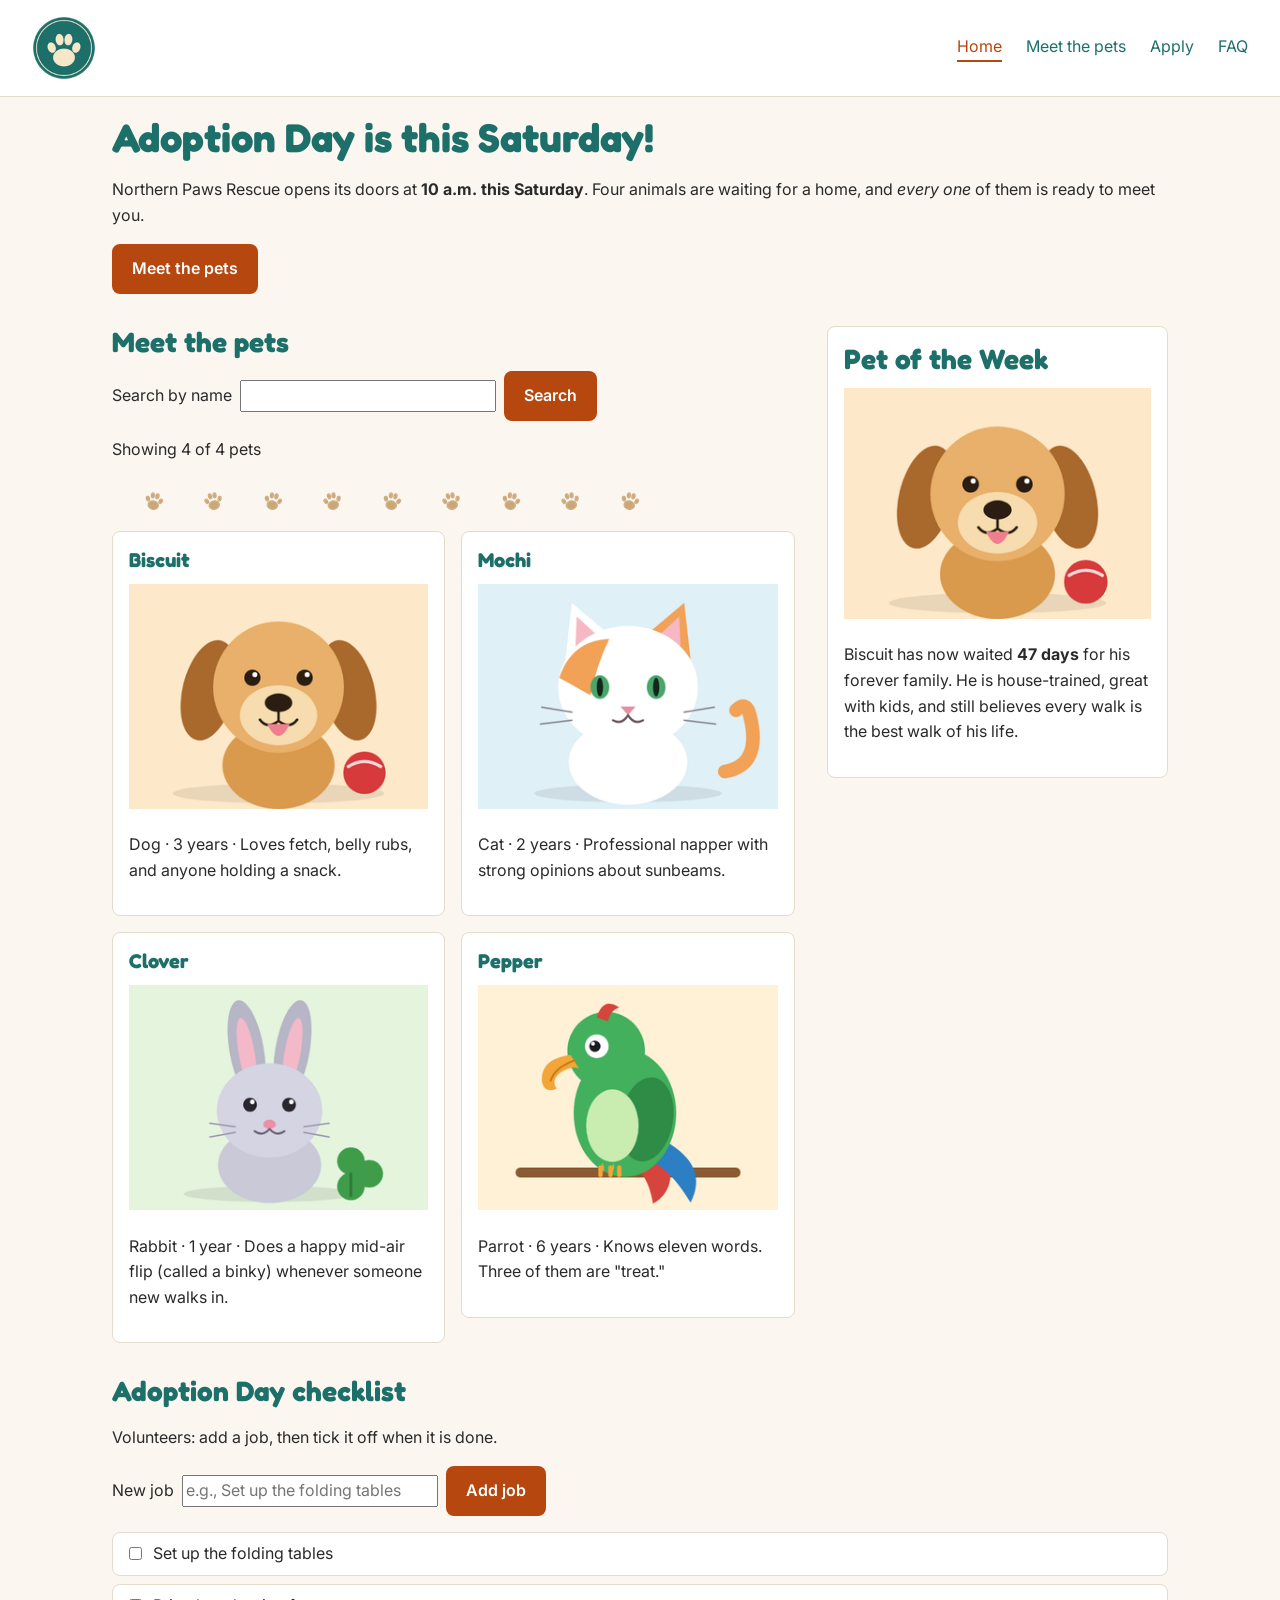
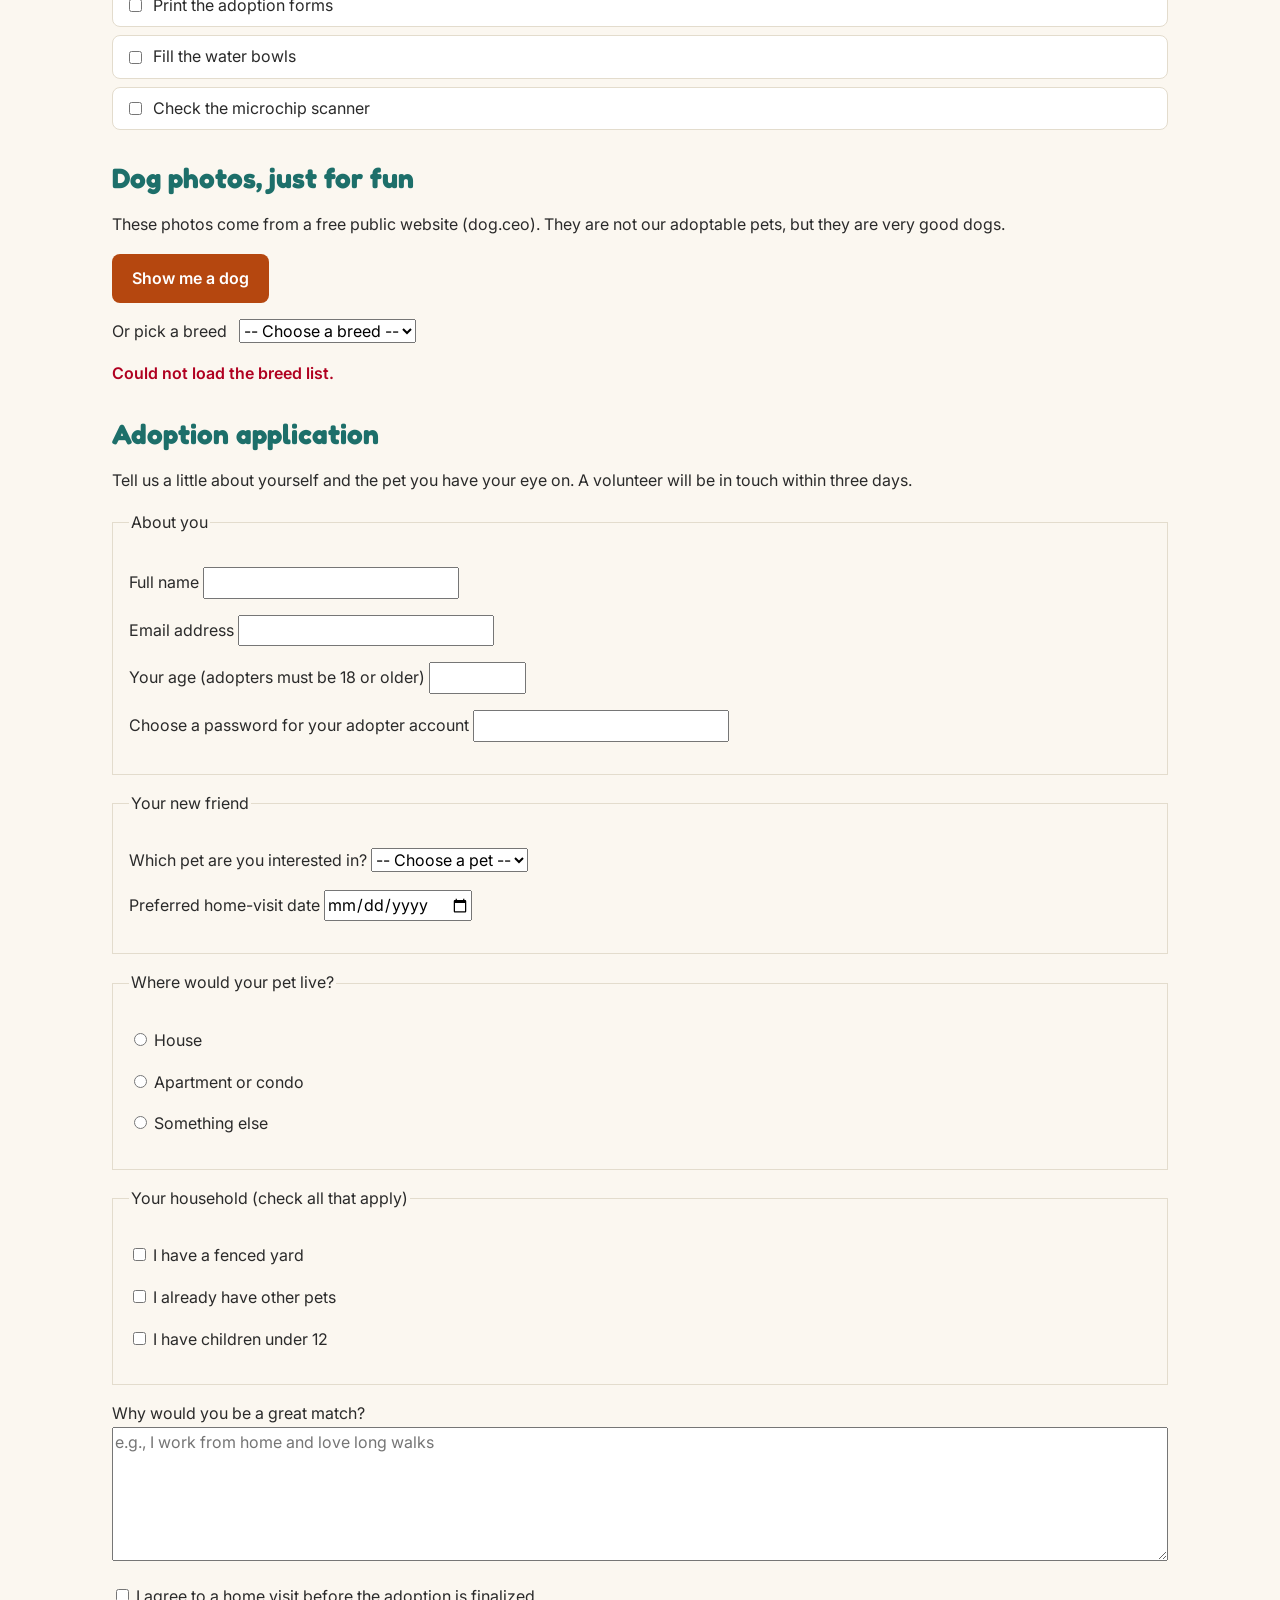
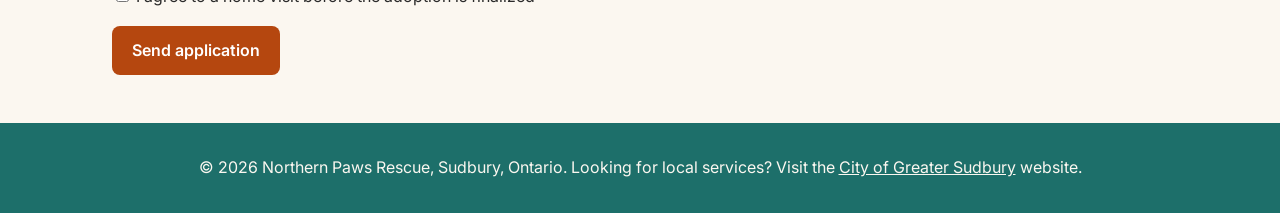
<file: index.html>
<!doctype html>
<html lang="en">
  <head>
    <meta charset="UTF-8" />
    <meta name="viewport" content="width=device-width, initial-scale=1.0" />
    <title>Northern Paws Rescue — Adoption Day</title>
    <link rel="preconnect" href="https://fonts.googleapis.com" />
    <link rel="preconnect" href="https://fonts.gstatic.com" crossorigin />
    <link
      href="https://fonts.googleapis.com/css2?family=Fredoka:wght@500;600&amp;family=Inter:wght@400;600&amp;display=swap"
      rel="stylesheet"
    />
    <link rel="stylesheet" href="styles.css" />
    <script src="script.js" defer></script>
    <script src="dogs.js" defer></script>
  </head>
  <body>
    <header>
      <img src="images/logo.png" alt="Northern Paws Rescue logo" />
      <nav>
        <a href="index.html" class="active">Home</a>
        <a href="#pets">Meet the pets</a>
        <a href="#apply">Apply</a>
        <a href="faq.html">FAQ</a>
      </nav>
    </header>

    <main>
      <section id="welcome">
        <h1>Adoption Day is this Saturday!</h1>
        <p>
          Northern Paws Rescue opens its doors at
          <strong>10 a.m. this Saturday</strong>. Four animals are waiting for a
          home, and <em>every one</em> of them is ready to meet you.
        </p>
        <a href="#pets" class="btn">Meet the pets</a>
      </section>

      <div class="showcase">
        <section id="pets">
          <h2>Meet the pets</h2>
          <form action="index.html#pets" method="get">
            <label for="pet-search">Search by name</label>
            <input type="text" id="pet-search" name="q" />
            <button type="submit" class="btn">Search</button>
          </form>
          <p id="pet-count"></p>
          <p id="no-results" class="hidden">
            No pets match that name. Try “Mochi” or “Pepper”.
          </p>
          <img src="images/paw-divider.png" alt="" />
          <ul class="pet-list">
            <li>
              <article class="card">
                <h3>Biscuit</h3>
                <img
                  src="images/biscuit.png"
                  alt="Biscuit, a golden dog with floppy ears, smiling beside a red ball"
                />
                <p>
                  Dog · 3 years · Loves fetch, belly rubs, and anyone holding a
                  snack.
                </p>
              </article>
            </li>
            <li>
              <article class="card">
                <h3>Mochi</h3>
                <img
                  src="images/mochi.png"
                  alt="Mochi, a white cat with an orange patch over one ear and green eyes"
                />
                <p>
                  Cat · 2 years · Professional napper with strong opinions about
                  sunbeams.
                </p>
              </article>
            </li>
            <li>
              <article class="card">
                <h3>Clover</h3>
                <img
                  src="images/clover.png"
                  alt="Clover, a gray rabbit with tall ears sitting beside a green clover leaf"
                />
                <p>
                  Rabbit · 1 year · Does a happy mid-air flip (called a binky)
                  whenever someone new walks in.
                </p>
              </article>
            </li>
            <li>
              <article class="card">
                <h3>Pepper</h3>
                <img
                  src="images/pepper.png"
                  alt="Pepper, a green parrot with an orange beak perched on a branch"
                />
                <p>
                  Parrot · 6 years · Knows eleven words. Three of them are
                  "treat."
                </p>
              </article>
            </li>
          </ul>
        </section>

        <aside class="card">
          <h2>Pet of the Week</h2>
          <img
            src="images/biscuit.png"
            alt="Biscuit grinning happily, his red ball right beside him"
          />
          <p>
            Biscuit has now waited <strong>47 days</strong> for his forever
            family. He is house-trained, great with kids, and still believes
            every walk is the best walk of his life.
          </p>
        </aside>
      </div>

      <section id="checklist-section">
        <h2>Adoption Day checklist</h2>
        <p>Volunteers: add a job, then tick it off when it is done.</p>
        <form id="checklist-form">
          <label for="task-name">New job</label>
          <input
            type="text"
            id="task-name"
            name="taskName"
            placeholder="e.g., Set up the folding tables"
          />
          <button type="submit" class="btn">Add job</button>
        </form>
        <p id="form-message" class="error"></p>
        <ul id="task-list"></ul>
      </section>

      <section id="dogs">
        <h2>Dog photos, just for fun</h2>
        <p>
          These photos come from a free public website (dog.ceo). They are not
          our adoptable pets, but they are very good dogs.
        </p>
        <p>
          <button type="button" id="dog-button" class="btn">
            Show me a dog
          </button>
        </p>
        <p>
          <label for="breed-select">Or pick a breed</label>
          <select id="breed-select" name="breed">
            <option value="">-- Choose a breed --</option>
          </select>
        </p>
        <p id="dog-status"></p>
        <p id="dog-error" class="error"></p>
        <figure id="dog-figure" class="hidden">
          <img id="dog-photo" src="images/paw-divider.png" alt="" />
          <figcaption id="dog-caption"></figcaption>
        </figure>
      </section>

      <section id="apply">
        <h2>Adoption application</h2>
        <p>
          Tell us a little about yourself and the pet you have your eye on. A
          volunteer will be in touch within three days.
        </p>
        <form action="/applications" method="post">
          <fieldset>
            <legend>About you</legend>
            <p>
              <label for="full-name">Full name</label>
              <input type="text" id="full-name" name="fullName" required />
            </p>
            <p>
              <label for="email">Email address</label>
              <input type="email" id="email" name="email" required />
            </p>
            <p>
              <label for="age">Your age (adopters must be 18 or older)</label>
              <input
                type="number"
                id="age"
                name="age"
                min="18"
                max="120"
                required
              />
            </p>
            <p>
              <label for="password"
                >Choose a password for your adopter account</label
              >
              <input type="password" id="password" name="password" required />
            </p>
          </fieldset>
          <fieldset>
            <legend>Your new friend</legend>
            <p>
              <label for="pet-choice">Which pet are you interested in?</label>
              <select id="pet-choice" name="pet" required>
                <option value="">-- Choose a pet --</option>
                <option value="biscuit">Biscuit (dog)</option>
                <option value="mochi">Mochi (cat)</option>
                <option value="clover">Clover (rabbit)</option>
                <option value="pepper">Pepper (parrot)</option>
                <option value="undecided">I am not sure yet</option>
              </select>
            </p>
            <p>
              <label for="visit-date">Preferred home-visit date</label>
              <input type="date" id="visit-date" name="visitDate" />
            </p>
          </fieldset>
          <fieldset>
            <legend>Where would your pet live?</legend>
            <p>
              <input
                type="radio"
                id="home-house"
                name="homeType"
                value="house"
                required
              />
              <label for="home-house">House</label>
            </p>
            <p>
              <input
                type="radio"
                id="home-apartment"
                name="homeType"
                value="apartment"
              />
              <label for="home-apartment">Apartment or condo</label>
            </p>
            <p>
              <input
                type="radio"
                id="home-other"
                name="homeType"
                value="other"
              />
              <label for="home-other">Something else</label>
            </p>
          </fieldset>
          <fieldset>
            <legend>Your household (check all that apply)</legend>
            <p>
              <input type="checkbox" id="has-yard" name="hasYard" value="yes" />
              <label for="has-yard">I have a fenced yard</label>
            </p>
            <p>
              <input
                type="checkbox"
                id="has-pets"
                name="hasOtherPets"
                value="yes"
              />
              <label for="has-pets">I already have other pets</label>
            </p>
            <p>
              <input
                type="checkbox"
                id="has-kids"
                name="hasYoungKids"
                value="yes"
              />
              <label for="has-kids">I have children under 12</label>
            </p>
          </fieldset>
          <p>
            <label for="reason">Why would you be a great match?</label>
            <textarea
              id="reason"
              name="reason"
              rows="5"
              cols="40"
              placeholder="e.g., I work from home and love long walks"
            ></textarea>
          </p>
          <p>
            <input
              type="checkbox"
              id="agree"
              name="agreeToVisit"
              value="yes"
              required
            />
            <label for="agree"
              >I agree to a home visit before the adoption is finalized</label
            >
          </p>
          <button type="submit" class="btn">Send application</button>
        </form>
      </section>
    </main>

    <footer>
      <p>
        &copy; 2026 Northern Paws Rescue, Sudbury, Ontario. Looking for local
        services? Visit the
        <a href="https://www.greatersudbury.ca/">City of Greater Sudbury</a>
        website.
      </p>
    </footer>
  </body>
</html>
</file>
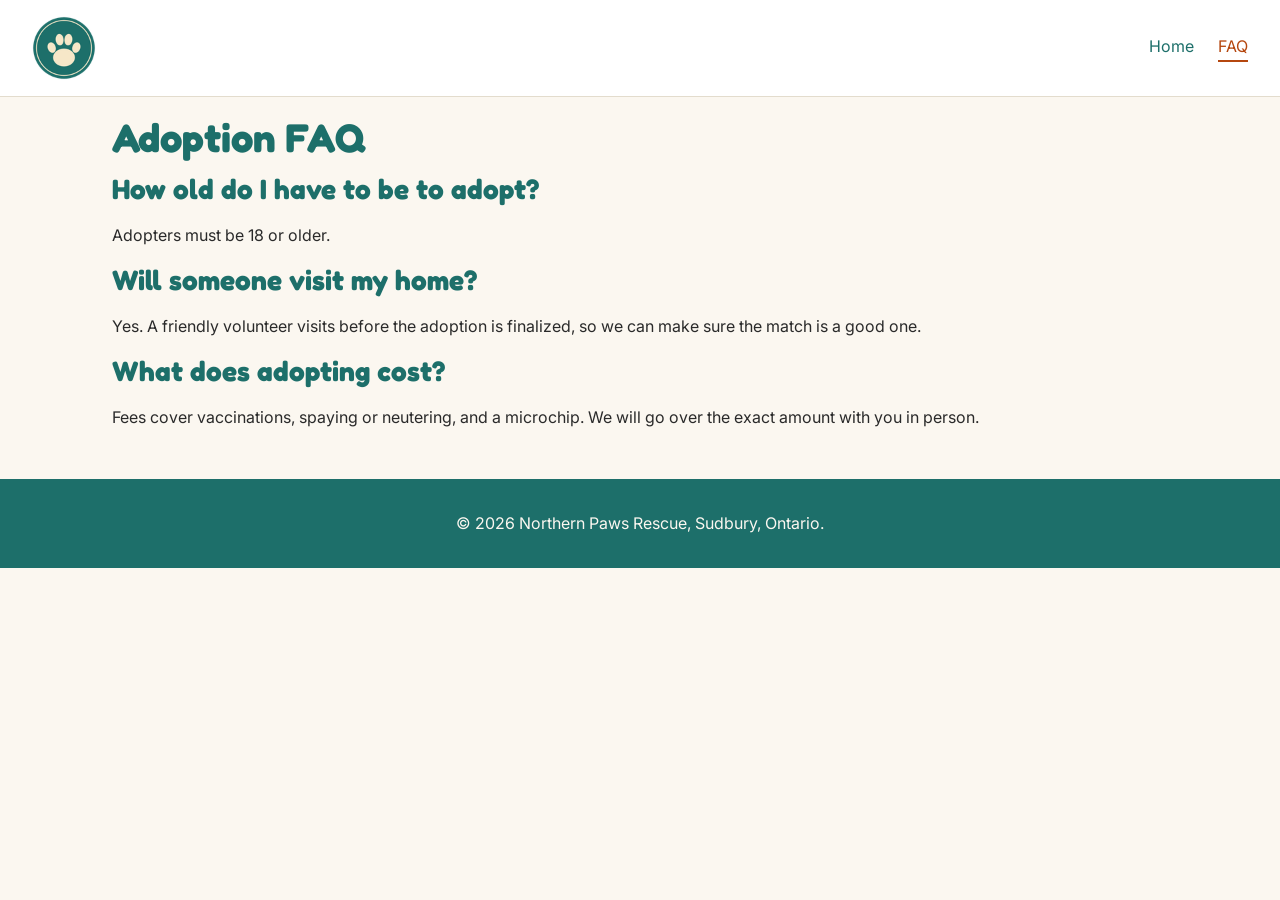
<file: faq.html>
<!doctype html>
<html lang="en">
  <head>
    <meta charset="UTF-8" />
    <meta name="viewport" content="width=device-width, initial-scale=1.0" />
    <title>Adoption FAQ — Northern Paws Rescue</title>
    <link rel="stylesheet" href="styles.css" />
    <link rel="preconnect" href="https://fonts.googleapis.com" />
    <link rel="preconnect" href="https://fonts.gstatic.com" crossorigin />
    <link
      href="https://fonts.googleapis.com/css2?family=Fredoka:wght@500;600&amp;family=Inter:wght@400;600&amp;display=swap"
      rel="stylesheet"
    />
  </head>

  <body>
    <header>
      <img src="images/logo.png" alt="Northern Paws Rescue logo" />
      <nav>
        <a href="index.html">Home</a>
        <a href="faq.html" class="active">FAQ</a>
      </nav>
    </header>

    <main>
      <section>
        <h1>Adoption FAQ</h1>

        <h2>How old do I have to be to adopt?</h2>
        <p>Adopters must be 18 or older.</p>

        <h2>Will someone visit my home?</h2>
        <p>
          Yes. A friendly volunteer visits before the adoption is finalized, so
          we can make sure the match is a good one.
        </p>

        <h2>What does adopting cost?</h2>
        <p>
          Fees cover vaccinations, spaying or neutering, and a microchip. We
          will go over the exact amount with you in person.
        </p>
      </section>
    </main>

    <footer>
      <p>&copy; 2026 Northern Paws Rescue, Sudbury, Ontario.</p>
    </footer>
  </body>
</html>
</file>
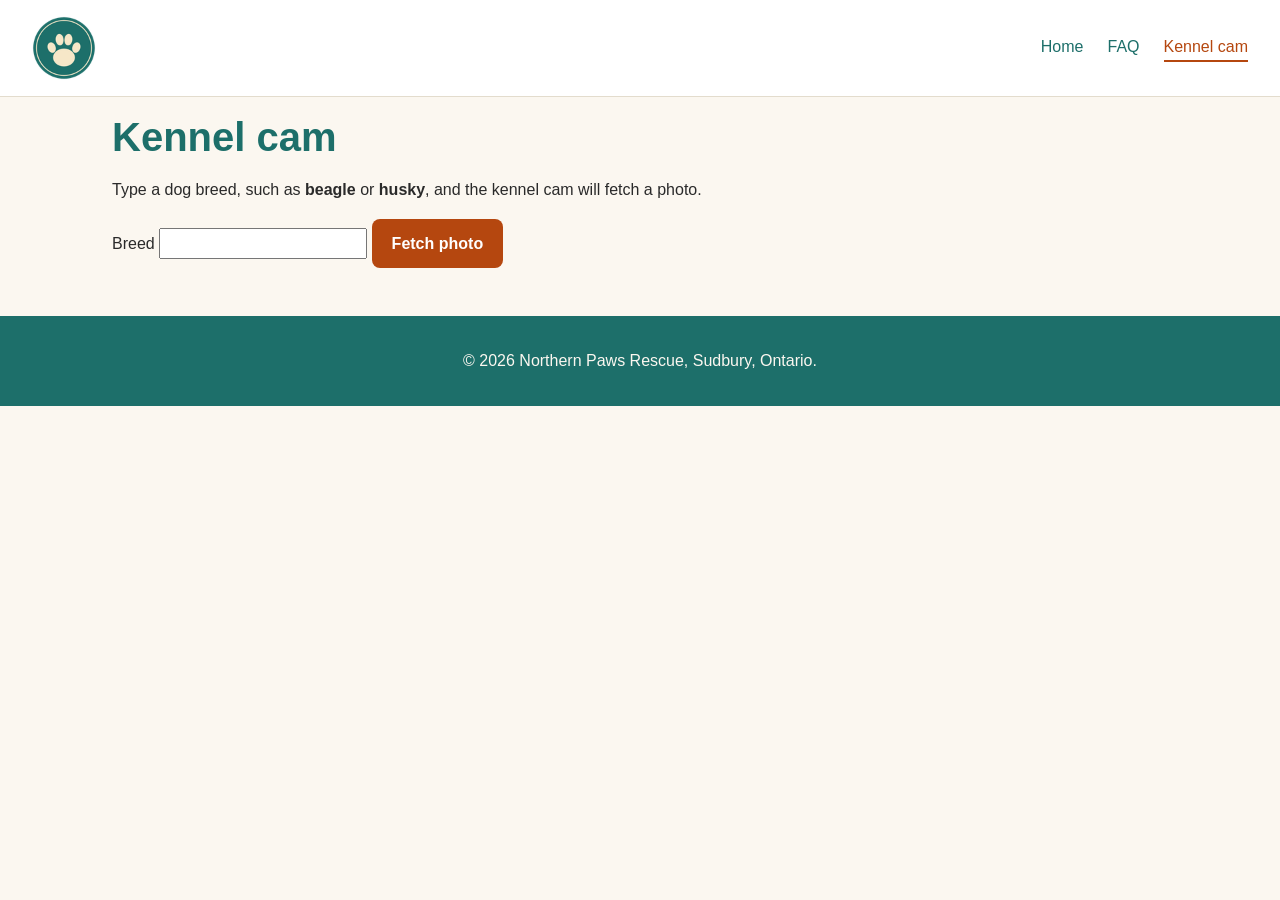
<file: kennel-cam.html>
<!DOCTYPE html>
<html lang="en">
<head>
  <meta charset="UTF-8">
  <meta name="viewport" content="width=device-width, initial-scale=1.0">
  <title>Kennel Cam — Northern Paws Rescue</title>
  <link rel="stylesheet" href="styles.css">
  <script src="kennel-cam.js" defer></script>
</head>
<body>
  <header>
    <img src="images/logo.png" alt="Northern Paws Rescue logo">
    <nav>
      <a href="index.html">Home</a>
      <a href="faq.html">FAQ</a>
      <a href="kennel-cam.html" class="active">Kennel cam</a>
    </nav>
  </header>

  <main>
    <section id="cam">
      <h1>Kennel cam</h1>
      <p>Type a dog breed, such as <strong>beagle</strong> or <strong>husky</strong>, and the kennel cam will fetch a photo.</p>
      <form id="cam-form">
        <label for="breed-input">Breed</label>
        <input type="text" id="breed-input" name="breed">
        <button type="submit" class="btn">Fetch photo</button>
      </form>
      <p id="cam-status"></p>
      <img id="cam-photo" class="hidden" src="images/paw-divider.png" alt="">
    </section>
  </main>

  <footer>
    <p>&copy; 2026 Northern Paws Rescue, Sudbury, Ontario.</p>
  </footer>
</body>
</html>
</file>
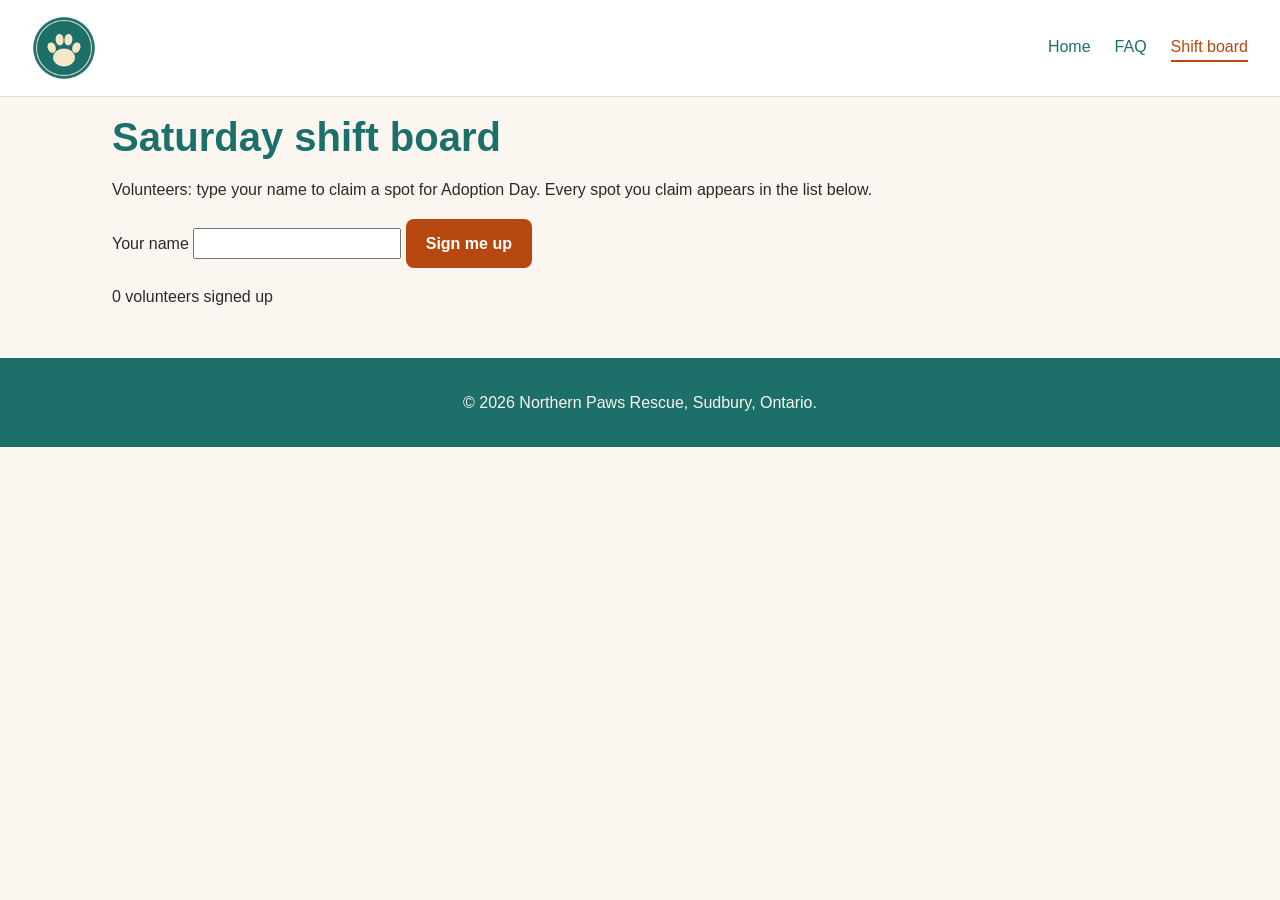
<file: shift-board.html>
<!doctype html>
<html lang="en">
  <head>
    <meta charset="UTF-8" />
    <meta name="viewport" content="width=device-width, initial-scale=1.0" />
    <title>Saturday Shift Board — Northern Paws Rescue</title>
    <link rel="stylesheet" href="styles.css" />
    <script src="shift-board.js" defer></script>
  </head>
  <body>
    <header>
      <img src="images/logo.png" alt="Northern Paws Rescue logo" />
      <nav>
        <a href="index.html">Home</a>
        <a href="faq.html">FAQ</a>
        <a href="shift-board.html" class="active">Shift board</a>
      </nav>
    </header>

    <main>
      <section id="shifts">
        <h1>Saturday shift board</h1>
        <p>
          Volunteers: type your name to claim a spot for Adoption Day. Every
          spot you claim appears in the list below.
        </p>
        <form id="shift-form">
          <label for="volunteer-name">Your name</label>
          <input type="text" id="volunteer-name" name="volunteerName" />
          <button type="submit" class="btn">Sign me up</button>
        </form>
        <p id="shift-message" class="error"></p>
        <p id="signup-count">0 volunteers signed up</p>
        <ul id="shift-list"></ul>
      </section>
    </main>

    <footer>
      <p>&copy; 2026 Northern Paws Rescue, Sudbury, Ontario.</p>
    </footer>
  </body>
</html>
</file>
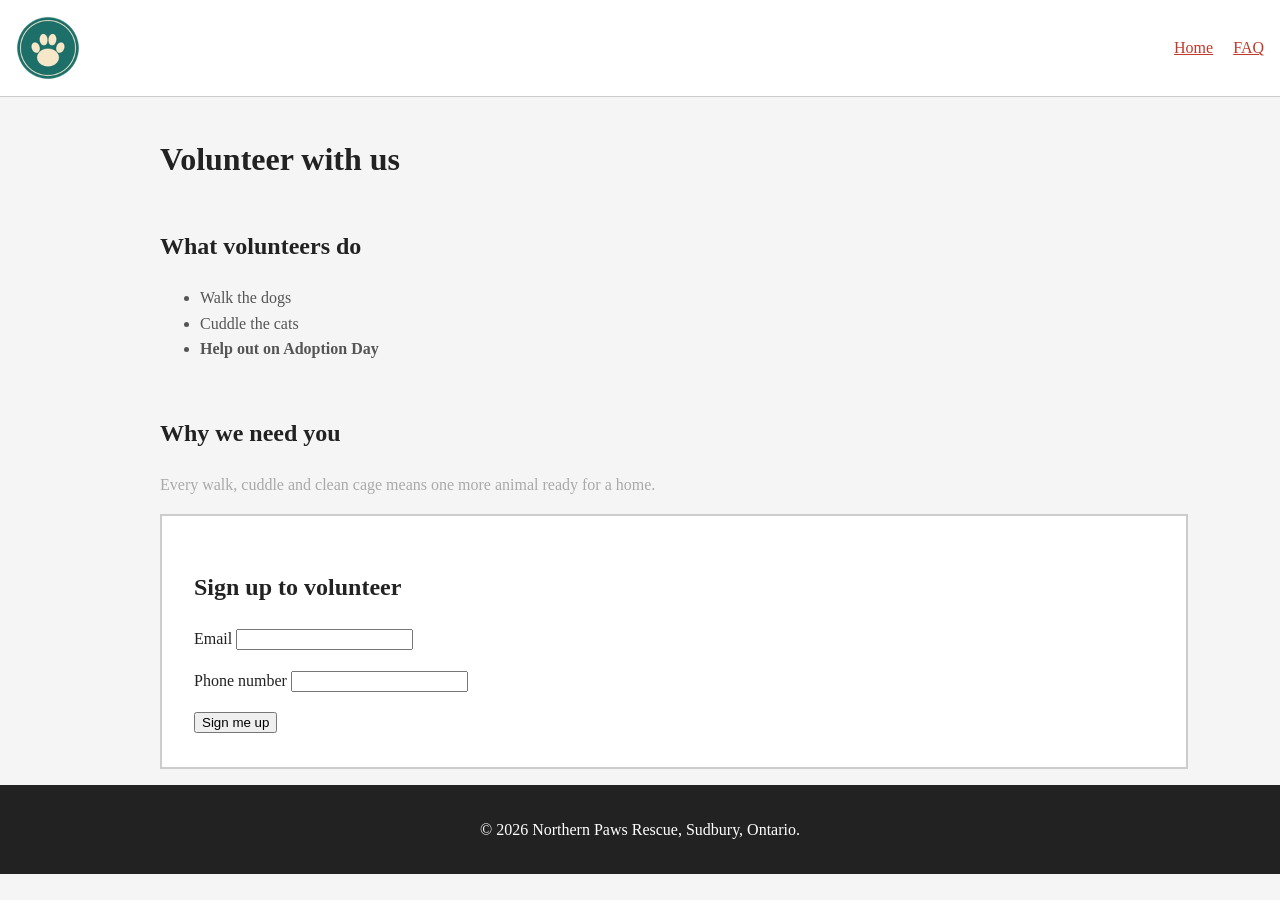
<file: volunteers.html>
<!DOCTYPE html>
<html lang="en">
<head>
  <meta charset="UTF-8">
  <title>Volunteer — Northern Paws Rescue</title>
  <link rel="stylesheet" href="volunteers.css">
</head>
<body>
  <header>
    <img src="images/logo.png" alt="Northern Paws Rescue logo">
    <nav>
      <a href="index.html">Home</a>
      <a href="faq.html">FAQ</a>
    </nav>
  </header>

  <main>
    <h1>Volunteer with us</h1>

    <div class="columns">
      <section id="roles">
        <h2>What volunteers do</h2>
        <ul>
          <li>Walk the dogs</li>
          <li>Cuddle the cats</li>
          <li class="highlight">Help out on Adoption Day</li>
        </ul>
      </section>

      <section id="why">
        <h2>Why we need you</h2>
        <p>Every walk, cuddle and clean cage means one more animal ready for a home.</p>
      </section>
    </div>

    <section id="signup">
      <h2>Sign up to volunteer</h2>
      <form action="/volunteers" method="post">
        <p>
          <label for="email">Email</label>
          <input type="email" id="email" name="email" required>
        </p>
        <p>
          <label for="phone">Phone number</label>
          <input type="text" id="phone" name="phone">
        </p>
        <button type="submit">Sign me up</button>
      </form>
    </section>
  </main>

  <footer>
    <p>&copy; 2026 Northern Paws Rescue, Sudbury, Ontario.</p>
  </footer>
</body>
</html>
</file>
<file: styles.css>
/* Northern Paws Rescue — styles.css */

:root {
  --color-bg: #fbf7f0;
  --color-surface: #ffffff;
  --color-text: #2a2a2a;
  --color-primary: #1d6f6a;
  --color-accent: #b5470f;
  --color-accent-dark: #8f3809;
  --color-border: #e3dccd;
  --spacing-unit: 1rem;
  --radius: 0.5rem;
  --font-heading: "Fredoka", "Trebuchet MS", sans-serif;
  --font-body: "Inter", "Helvetica Neue", Arial, sans-serif;
}

* {
  box-sizing: border-box;
}

body {
  margin: 0;
  background-color: var(--color-bg);
  color: var(--color-text);
  font-family: var(--font-body);
  font-size: 1rem;
  line-height: 1.6;
}

img {
  max-width: 100%;
  height: auto;
}

h1,
h2,
h3 {
  margin: 0 0 0.75rem;
  font-family: var(--font-heading);
  line-height: 1.2;
  color: var(--color-primary);
}

h1 {
  font-size: 2rem;
}

h2 {
  font-size: 1.5rem;
}

h3 {
  font-size: 1.25rem;
}

a {
  color: var(--color-primary);
}

header {
  display: flex;
  flex-wrap: wrap;
  justify-content: space-between;
  align-items: center;
  gap: 1rem;
  padding: var(--spacing-unit);
  background-color: var(--color-surface);
  border-bottom: 1px solid var(--color-border);
}

header img {
  width: 4rem;
}

nav {
  display: flex;
  flex-wrap: wrap;
  gap: 0.5rem 1.5rem;
}

nav a {
  text-decoration: none;
  color: var(--color-primary);
}

#pets form {
  display: flex;
  flex-wrap: wrap;
  align-items: center;
  gap: 0.5rem;
  margin-bottom: 1rem;
}

main {
  max-width: 70rem;
  margin: 0 auto;
  padding: var(--spacing-unit);
}

section {
  margin-bottom: 2rem;
}

fieldset {
  margin: 0 0 1rem;
  padding: var(--spacing-unit);
  border: 1px solid var(--color-border);
}

input,
select,
textarea,
button {
  font: inherit;
}

textarea {
  width: 100%;
}

footer {
  padding: var(--spacing-unit);
  background-color: var(--color-primary);
  color: var(--color-bg);
  text-align: center;
}

footer a {
  color: var(--color-bg);
}

.btn {
  display: inline-block;
  padding: 0.75rem 1.25rem;
  background-color: var(--color-accent);
  color: #fff;
  border: 0;
  border-radius: var(--radius);
  font-weight: 600;
  text-decoration: none;
  cursor: pointer;
}

.btn:hover {
  background-color: var(--color-accent-dark);
}

.card {
  padding: var(--spacing-unit);
  background-color: var(--color-surface);
  border: 1px solid var(--color-border);
  border-radius: var(--radius);
}

.active {
  color: var(--color-accent);
  border-bottom: 2px solid var(--color-accent);
}

.pet-list {
  list-style: none;
  margin: 0;
  padding: 0;
  display: grid;
  grid-template-columns: 1fr;
  gap: var(--spacing-unit);
}

/* Helper classes used by the JavaScript in Class Activity 5 */
.hidden {
  display: none;
}

.error {
  margin: 0.5rem 0 0;
  color: #b00020;
  font-weight: 600;
}

#checklist-form {
  display: flex;
  flex-wrap: wrap;
  align-items: center;
  gap: 0.5rem;
}

#task-list {
  list-style: none;
  margin: 1rem 0 0;
  padding: 0;
}

#task-list li {
  margin-bottom: 0.5rem;
  padding: 0.5rem 0.75rem;
  background-color: var(--color-surface);
  border: 1px solid var(--color-border);
  border-radius: var(--radius);
}

#task-list label {
  display: flex;
  align-items: center;
  gap: 0.5rem;
  cursor: pointer;
}

.done span {
  color: #5f5f5f;
  text-decoration: line-through;
}

#dogs figure {
  margin: 1rem 0 0;
}

#dogs img {
  display: block;
  max-width: 100%;
  max-height: 24rem;
  border-radius: var(--radius);
}

#dogs figcaption {
  margin-top: 0.5rem;
  font-style: italic;
}

#dogs select {
  margin-left: 0.5rem;
}

.showcase {
  display: grid;
  gap: 2rem;
}

@media (min-width: 768px) {
  h1 {
    font-size: 2.5rem;
  }

  h2 {
    font-size: 1.75rem;
  }

  header,
  main,
  footer {
    padding-left: 2rem;
    padding-right: 2rem;
  }

  .pet-list {
    grid-template-columns: repeat(2, 1fr);
  }
}

@media (min-width: 1024px) {
  .showcase {
    grid-template-columns: 2fr 1fr;
    align-items: start;
  }
}
</file>
<file: volunteers.css>
/* Northern Paws Rescue — volunteers.css */

body {
  margin: 0;
  background-color: #f5f5f5;
  color: #222;
  line-height: 1.6;
}

header {
  display: flex;
  justify-content: space-between;
  align-items: center;
  padding: 1rem;
  background-color: #fff;
  border-bottom: 1px solid #ccc;
}

header img {
  width: 4rem;
}

nav a {
  margin-left: 1rem;
  color: #222;
}

main {
  max-width: 60rem;
  margin: 0 auto;
  padding: 1rem;
}

.columns {
  display: grid;
  grid-template-columns: 1fr 1fr;
  gap: 1rem;
}

#roles li {
  color: #555;
}

.highlight {
  color: #2e5395;
  font-weight: 600;
}

#why p {
  color: #aaa;
}

#signup {
  width: 100%;
  padding: 2rem;
  border: 2px solid #ccc;
  background-color: #fff;
}

footer {
  padding: 1rem 2rem;
  background-color: #222;
  color: #fff;
  text-align: center;
}

footer a {
  color: #fff;
}

@media (min-width: 768px) {
  .columns {
    grid-template-columns: 1fr;
  }
}

/* quick test I forgot to delete */
nav a {
  color: #c0392b;
}
</file>
